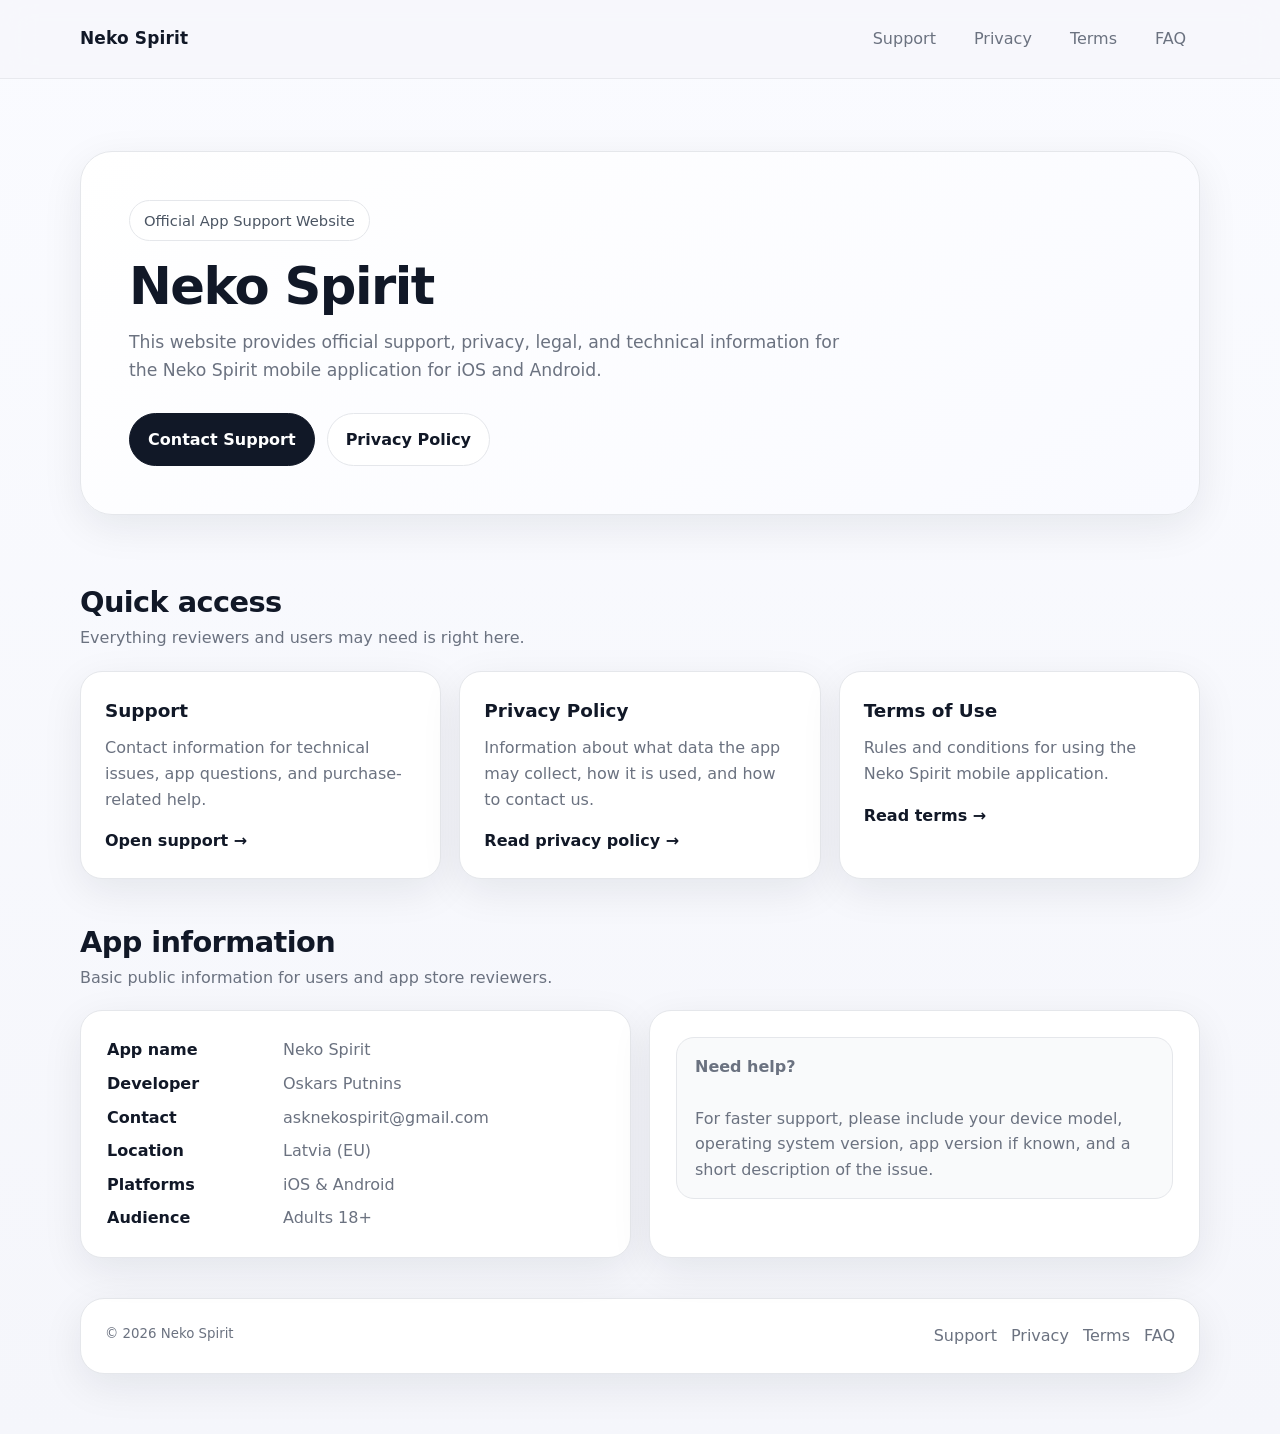
<file: index.html>
<!doctype html>
<html lang="en">
<head>
  <meta charset="utf-8">
  <meta name="viewport" content="width=device-width, initial-scale=1">
  <title>Neko Spirit — Official App Support</title>
  <meta name="description" content="Official support and legal information for the Neko Spirit mobile application.">
  <link rel="stylesheet" href="styles.css">
</head>
<body>
  <div class="site">
    <header class="topbar">
      <div class="wrap">
        <nav class="nav">
          <div class="brand">Neko Spirit</div>
          <div class="nav-links">
            <a href="support.html">Support</a>
            <a href="privacy.html">Privacy</a>
            <a href="terms.html">Terms</a>
            <a href="faq.html">FAQ</a>
          </div>
        </nav>
      </div>
    </header>

    <main class="wrap">
      <section class="hero">
        <div class="hero-card">
          <div class="eyebrow">Official App Support Website</div>
          <h1>Neko Spirit</h1>
          <p>
            This website provides official support, privacy, legal, and technical information
            for the Neko Spirit mobile application for iOS and Android.
          </p>

          <div class="hero-actions">
            <a class="btn primary" href="support.html">Contact Support</a>
            <a class="btn" href="privacy.html">Privacy Policy</a>
          </div>
        </div>
      </section>

      <section class="section">
        <div class="section-head">
          <div>
            <h2>Quick access</h2>
            <p class="lead">Everything reviewers and users may need is right here.</p>
          </div>
        </div>

        <div class="grid cards">
          <div class="card">
            <h3>Support</h3>
            <p>
              Contact information for technical issues, app questions, and purchase-related help.
            </p>
            <a class="cta" href="support.html">Open support →</a>
          </div>

          <div class="card">
            <h3>Privacy Policy</h3>
            <p>
              Information about what data the app may collect, how it is used, and how to contact us.
            </p>
            <a class="cta" href="privacy.html">Read privacy policy →</a>
          </div>

          <div class="card">
            <h3>Terms of Use</h3>
            <p>
              Rules and conditions for using the Neko Spirit mobile application.
            </p>
            <a class="cta" href="terms.html">Read terms →</a>
          </div>
        </div>
      </section>

      <section class="section">
        <div class="section-head">
          <div>
            <h2>App information</h2>
            <p class="lead">Basic public information for users and app store reviewers.</p>
          </div>
        </div>

        <div class="grid info-grid">
          <div class="panel">
            <dl class="kv">
              <dt>App name</dt>
              <dd>Neko Spirit</dd>

              <dt>Developer</dt>
              <dd>Oskars Putnins</dd>

              <dt>Contact</dt>
              <dd><a href="mailto:asknekospirit@gmail.com">asknekospirit@gmail.com</a></dd>

              <dt>Location</dt>
              <dd>Latvia (EU)</dd>

              <dt>Platforms</dt>
              <dd>iOS &amp; Android</dd>

              <dt>Audience</dt>
              <dd>Adults 18+</dd>
            </dl>
          </div>

          <div class="panel">
            <div class="notice">
              <strong>Need help?</strong><br><br>
              For faster support, please include your device model, operating system version,
              app version if known, and a short description of the issue.
            </div>
          </div>
        </div>
      </section>
    </main>

    <footer class="footer">
      <div class="wrap">
        <div class="footer-box">
          <small>© 2026 Neko Spirit</small>
          <div class="footer-links">
            <a href="support.html">Support</a>
            <a href="privacy.html">Privacy</a>
            <a href="terms.html">Terms</a>
            <a href="faq.html">FAQ</a>
          </div>
        </div>
      </div>
    </footer>
  </div>
</body>
</html>
</file>
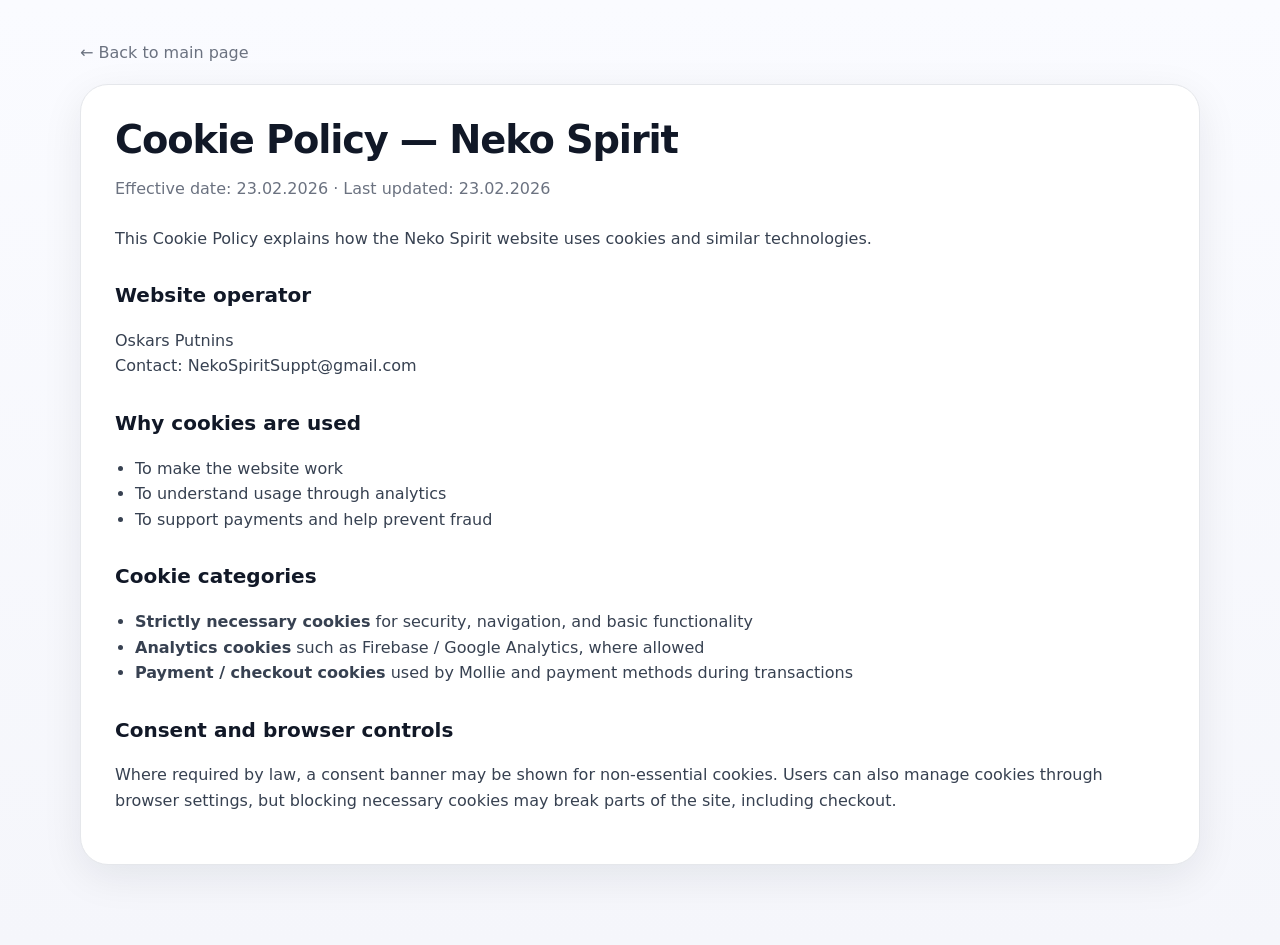
<file: cookies.html>
<!doctype html>
<html lang="en">
<head>
  <meta charset="utf-8">
  <meta name="viewport" content="width=device-width, initial-scale=1">
  <title>Cookie Policy — Neko Spirit</title>
  <link rel="stylesheet" href="styles.css">
</head>
<body>
  <div class="wrap content-page">
    <a class="back-link" href="index.html">← Back to main page</a>
    <article class="article">
      <h1>Cookie Policy — Neko Spirit</h1>
      <p class="meta">Effective date: 23.02.2026 · Last updated: 23.02.2026</p>
      <p>This Cookie Policy explains how the Neko Spirit website uses cookies and similar technologies.</p>
      <h2>Website operator</h2>
      <p>Oskars Putnins<br>Contact: <a href="mailto:NekoSpiritSuppt@gmail.com">NekoSpiritSuppt@gmail.com</a></p>
      <h2>Why cookies are used</h2>
      <ul>
        <li>To make the website work</li>
        <li>To understand usage through analytics</li>
        <li>To support payments and help prevent fraud</li>
      </ul>
      <h2>Cookie categories</h2>
      <ul>
        <li><strong>Strictly necessary cookies</strong> for security, navigation, and basic functionality</li>
        <li><strong>Analytics cookies</strong> such as Firebase / Google Analytics, where allowed</li>
        <li><strong>Payment / checkout cookies</strong> used by Mollie and payment methods during transactions</li>
      </ul>
      <h2>Consent and browser controls</h2>
      <p>Where required by law, a consent banner may be shown for non-essential cookies. Users can also manage cookies through browser settings, but blocking necessary cookies may break parts of the site, including checkout.</p>
    </article>
  </div>
</body>
</html>
</file>
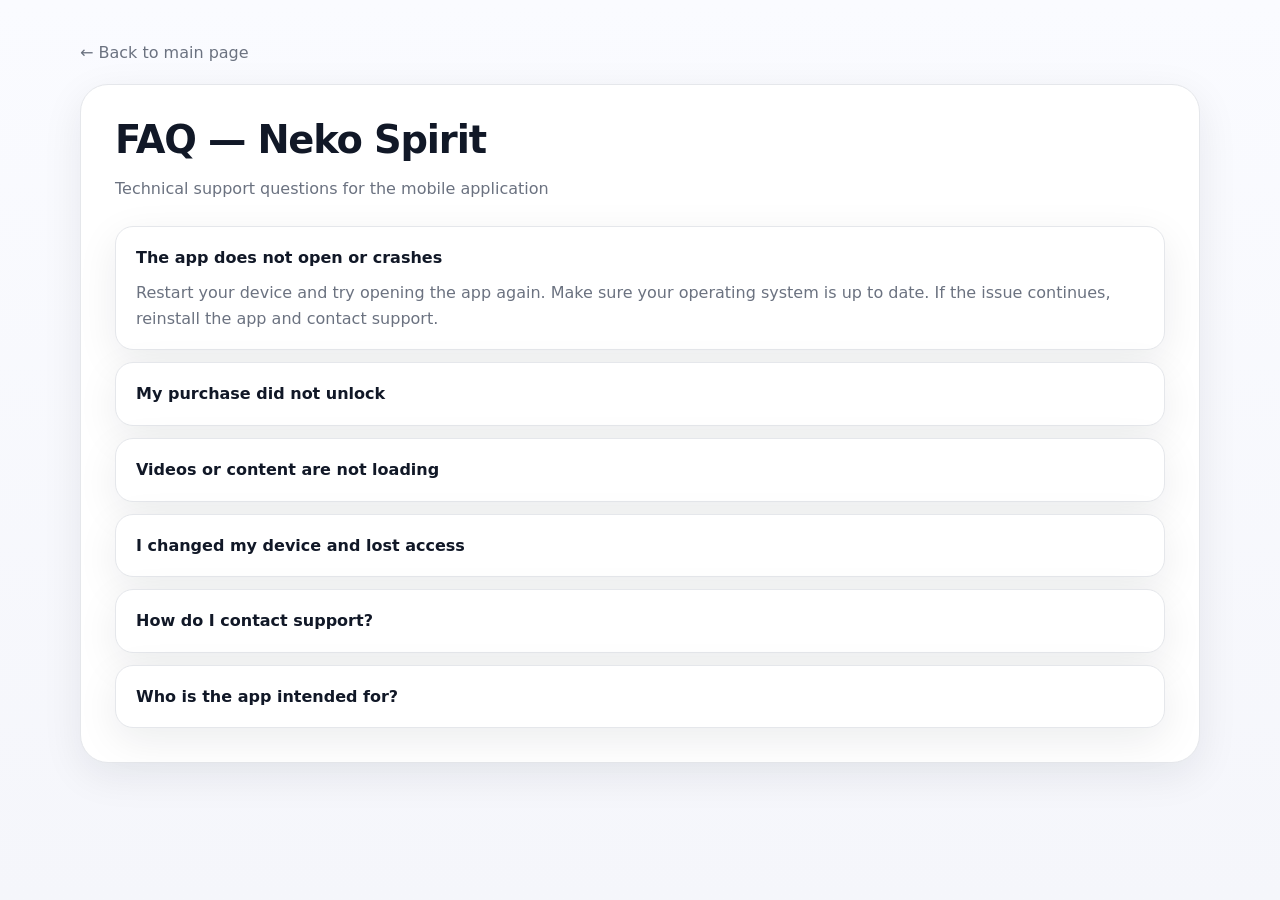
<file: faq.html>
<!doctype html>
<html lang="en">
<head>
  <meta charset="utf-8">
  <meta name="viewport" content="width=device-width, initial-scale=1">
  <title>FAQ — Neko Spirit</title>
  <meta name="description" content="Technical FAQ for the Neko Spirit mobile application.">
  <link rel="stylesheet" href="styles.css">
</head>
<body>
  <div class="site">
    <main class="wrap content-page">
      <a class="back-link" href="index.html">← Back to main page</a>

      <article class="article">
        <h1>FAQ — Neko Spirit</h1>
        <p class="meta">Technical support questions for the mobile application</p>

        <div class="faq">
          <details open>
            <summary>The app does not open or crashes</summary>
            <div class="details-body">
              Restart your device and try opening the app again.
              Make sure your operating system is up to date.
              If the issue continues, reinstall the app and contact support.
            </div>
          </details>

          <details>
            <summary>My purchase did not unlock</summary>
            <div class="details-body">
              Please use the Restore Purchases function inside the app.
              If the issue continues, contact support and include your platform
              and a screenshot of the receipt if available.
            </div>
          </details>

          <details>
            <summary>Videos or content are not loading</summary>
            <div class="details-body">
              Check your internet connection and try again.
              Some content may require a stable connection and the latest app version.
            </div>
          </details>

          <details>
            <summary>I changed my device and lost access</summary>
            <div class="details-body">
              Use the Restore Purchases option inside the app to restore eligible content.
            </div>
          </details>

          <details>
            <summary>How do I contact support?</summary>
            <div class="details-body">
              Please email:
              <a href="mailto:asknekospirit@gmail.com">asknekospirit@gmail.com</a>
            </div>
          </details>

          <details>
            <summary>Who is the app intended for?</summary>
            <div class="details-body">
              The app is intended for adults aged 18 years or older.
            </div>
          </details>
        </div>
      </article>
    </main>
  </div>
</body>
</html>
</file>
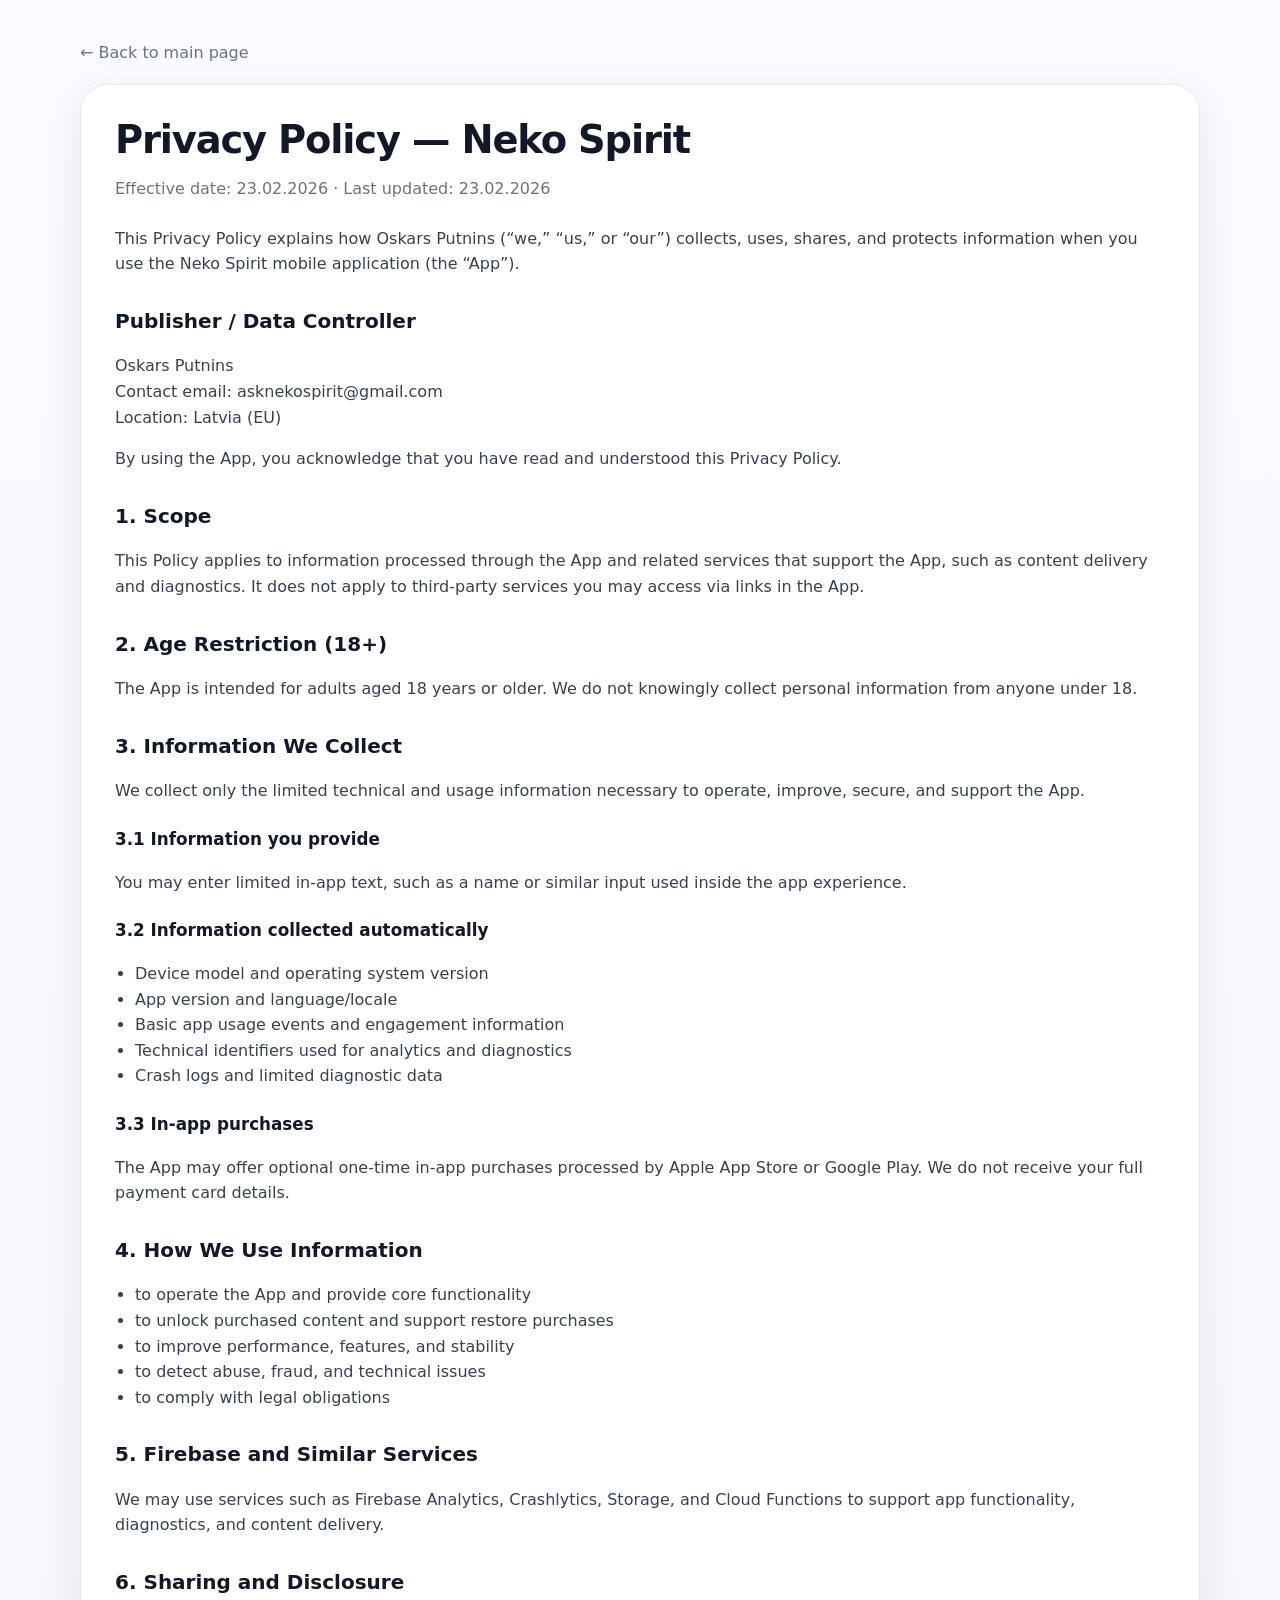
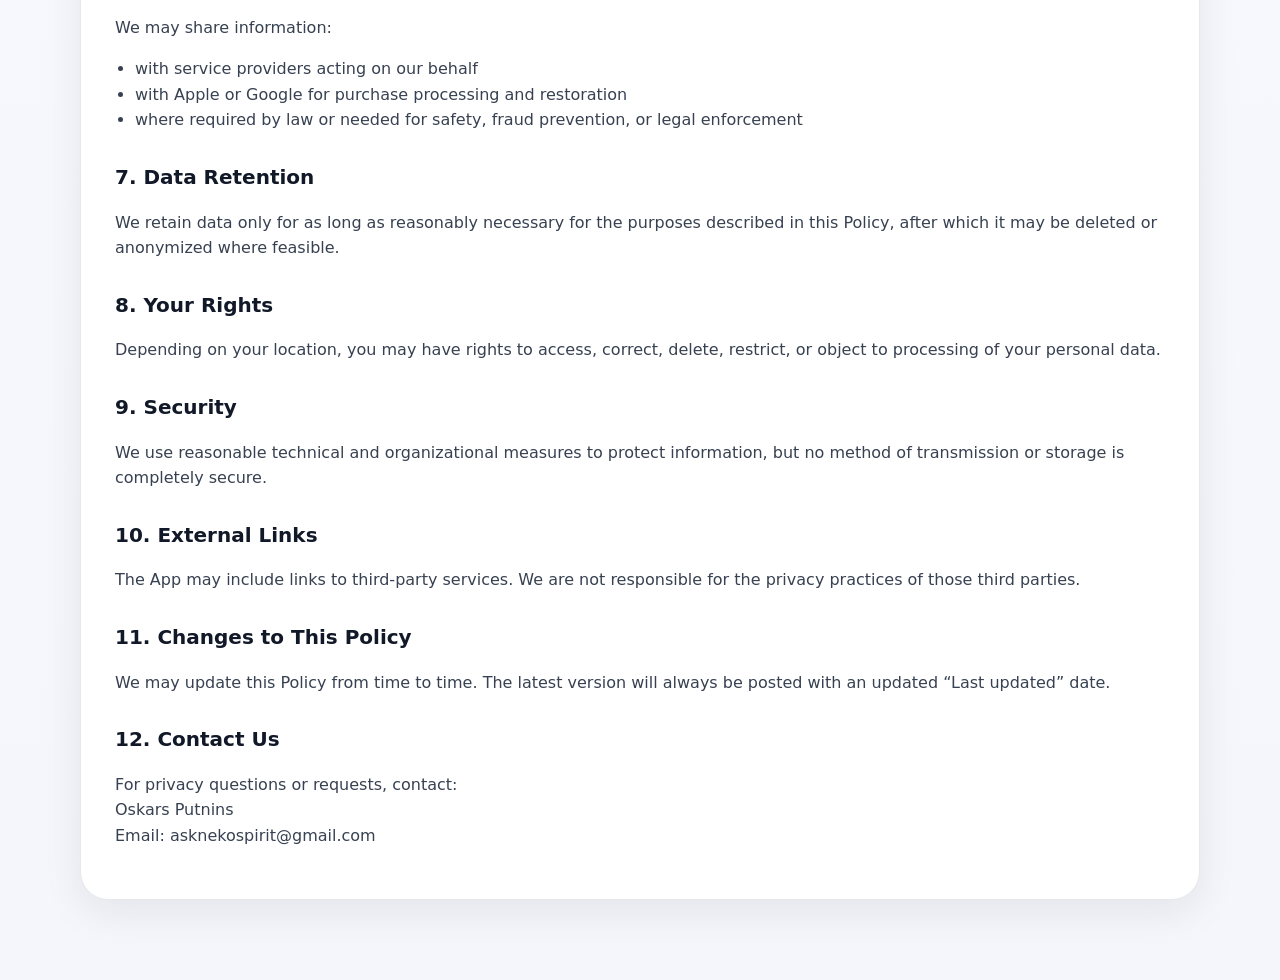
<file: privacy.html>
<!doctype html>
<html lang="en">
<head>
  <meta charset="utf-8">
  <meta name="viewport" content="width=device-width, initial-scale=1">
  <title>Privacy Policy — Neko Spirit</title>
  <meta name="description" content="Privacy Policy for the Neko Spirit mobile application.">
  <link rel="stylesheet" href="styles.css">
</head>
<body>
  <div class="site">
    <main class="wrap content-page">
      <a class="back-link" href="index.html">← Back to main page</a>

      <article class="article">
        <h1>Privacy Policy — Neko Spirit</h1>
        <p class="meta">Effective date: 23.02.2026 · Last updated: 23.02.2026</p>

        <p>
          This Privacy Policy explains how Oskars Putnins (“we,” “us,” or “our”) collects,
          uses, shares, and protects information when you use the Neko Spirit mobile application
          (the “App”).
        </p>

        <h2>Publisher / Data Controller</h2>
        <p>
          Oskars Putnins<br>
          Contact email:
          <a href="mailto:asknekospirit@gmail.com">asknekospirit@gmail.com</a><br>
          Location: Latvia (EU)
        </p>

        <p>
          By using the App, you acknowledge that you have read and understood this Privacy Policy.
        </p>

        <h2>1. Scope</h2>
        <p>
          This Policy applies to information processed through the App and related services that
          support the App, such as content delivery and diagnostics. It does not apply to third-party
          services you may access via links in the App.
        </p>

        <h2>2. Age Restriction (18+)</h2>
        <p>
          The App is intended for adults aged 18 years or older. We do not knowingly collect
          personal information from anyone under 18.
        </p>

        <h2>3. Information We Collect</h2>
        <p>
          We collect only the limited technical and usage information necessary to operate,
          improve, secure, and support the App.
        </p>

        <h3>3.1 Information you provide</h3>
        <p>
          You may enter limited in-app text, such as a name or similar input used inside the app experience.
        </p>

        <h3>3.2 Information collected automatically</h3>
        <ul>
          <li>Device model and operating system version</li>
          <li>App version and language/locale</li>
          <li>Basic app usage events and engagement information</li>
          <li>Technical identifiers used for analytics and diagnostics</li>
          <li>Crash logs and limited diagnostic data</li>
        </ul>

        <h3>3.3 In-app purchases</h3>
        <p>
          The App may offer optional one-time in-app purchases processed by Apple App Store
          or Google Play. We do not receive your full payment card details.
        </p>

        <h2>4. How We Use Information</h2>
        <ul>
          <li>to operate the App and provide core functionality</li>
          <li>to unlock purchased content and support restore purchases</li>
          <li>to improve performance, features, and stability</li>
          <li>to detect abuse, fraud, and technical issues</li>
          <li>to comply with legal obligations</li>
        </ul>

        <h2>5. Firebase and Similar Services</h2>
        <p>
          We may use services such as Firebase Analytics, Crashlytics, Storage, and Cloud Functions
          to support app functionality, diagnostics, and content delivery.
        </p>

        <h2>6. Sharing and Disclosure</h2>
        <p>We may share information:</p>
        <ul>
          <li>with service providers acting on our behalf</li>
          <li>with Apple or Google for purchase processing and restoration</li>
          <li>where required by law or needed for safety, fraud prevention, or legal enforcement</li>
        </ul>

        <h2>7. Data Retention</h2>
        <p>
          We retain data only for as long as reasonably necessary for the purposes described in this Policy,
          after which it may be deleted or anonymized where feasible.
        </p>

        <h2>8. Your Rights</h2>
        <p>
          Depending on your location, you may have rights to access, correct, delete,
          restrict, or object to processing of your personal data.
        </p>

        <h2>9. Security</h2>
        <p>
          We use reasonable technical and organizational measures to protect information,
          but no method of transmission or storage is completely secure.
        </p>

        <h2>10. External Links</h2>
        <p>
          The App may include links to third-party services. We are not responsible for
          the privacy practices of those third parties.
        </p>

        <h2>11. Changes to This Policy</h2>
        <p>
          We may update this Policy from time to time. The latest version will always be
          posted with an updated “Last updated” date.
        </p>

        <h2>12. Contact Us</h2>
        <p>
          For privacy questions or requests, contact:<br>
          Oskars Putnins<br>
          Email: <a href="mailto:asknekospirit@gmail.com">asknekospirit@gmail.com</a>
        </p>
      </article>
    </main>
  </div>
</body>
</html>
</file>
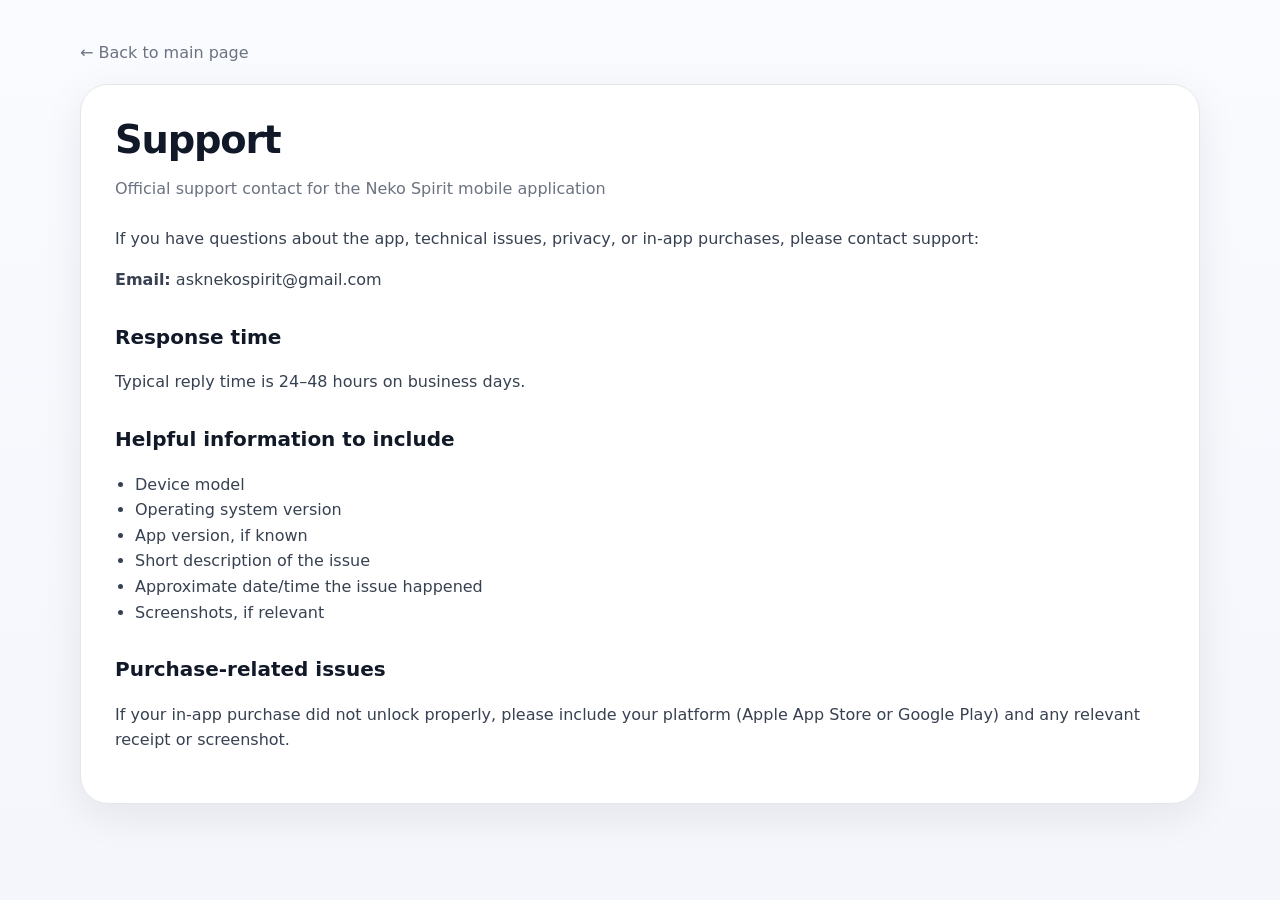
<file: support.html>
<!doctype html>
<html lang="en">
<head>
  <meta charset="utf-8">
  <meta name="viewport" content="width=device-width, initial-scale=1">
  <title>Support — Neko Spirit</title>
  <meta name="description" content="Official support page for the Neko Spirit mobile application.">
  <link rel="stylesheet" href="styles.css">
</head>
<body>
  <div class="site">
    <main class="wrap content-page">
      <a class="back-link" href="index.html">← Back to main page</a>

      <article class="article">
        <h1>Support</h1>
        <p class="meta">Official support contact for the Neko Spirit mobile application</p>

        <p>
          If you have questions about the app, technical issues, privacy, or in-app purchases,
          please contact support:
        </p>

        <p>
          <strong>Email:</strong>
          <a href="mailto:asknekospirit@gmail.com">asknekospirit@gmail.com</a>
        </p>

        <h2>Response time</h2>
        <p>
          Typical reply time is 24–48 hours on business days.
        </p>

        <h2>Helpful information to include</h2>
        <ul>
          <li>Device model</li>
          <li>Operating system version</li>
          <li>App version, if known</li>
          <li>Short description of the issue</li>
          <li>Approximate date/time the issue happened</li>
          <li>Screenshots, if relevant</li>
        </ul>

        <h2>Purchase-related issues</h2>
        <p>
          If your in-app purchase did not unlock properly, please include your platform
          (Apple App Store or Google Play) and any relevant receipt or screenshot.
        </p>
      </article>
    </main>
  </div>
</body>
</html>
</file>
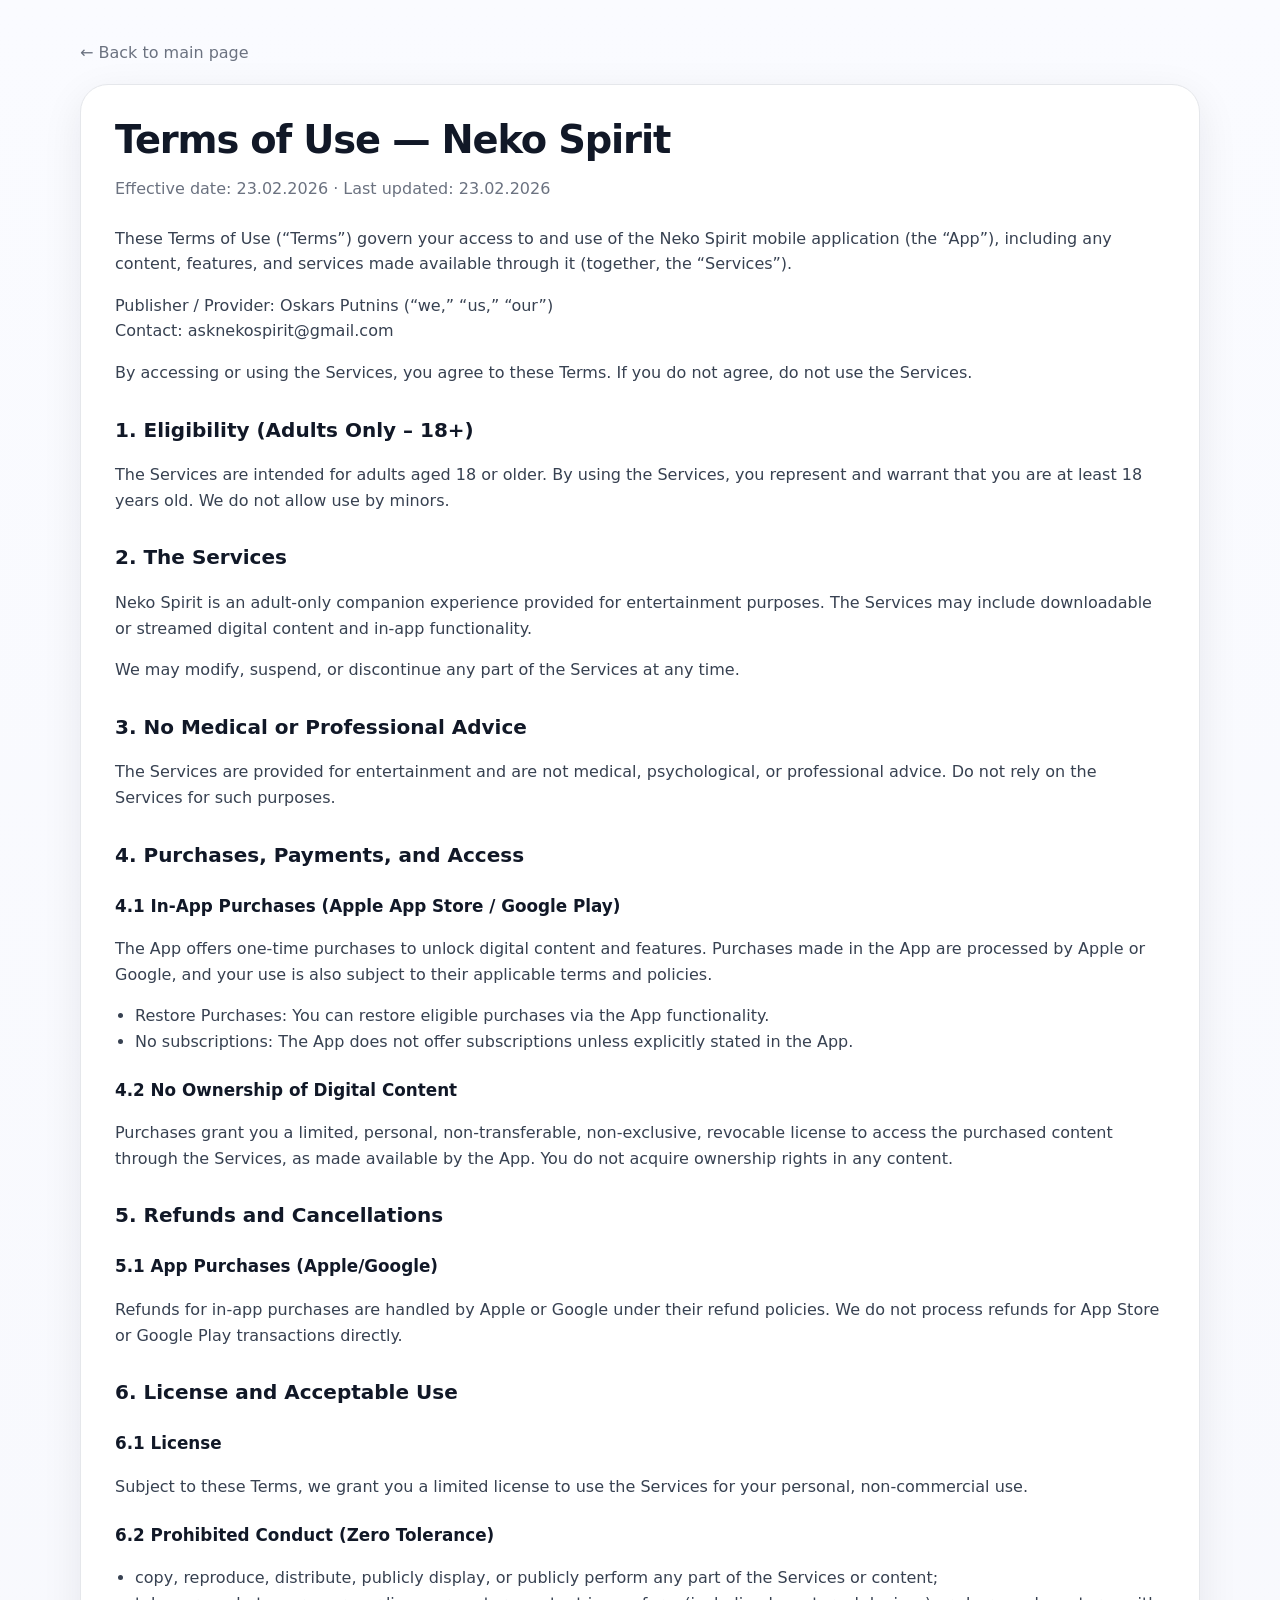
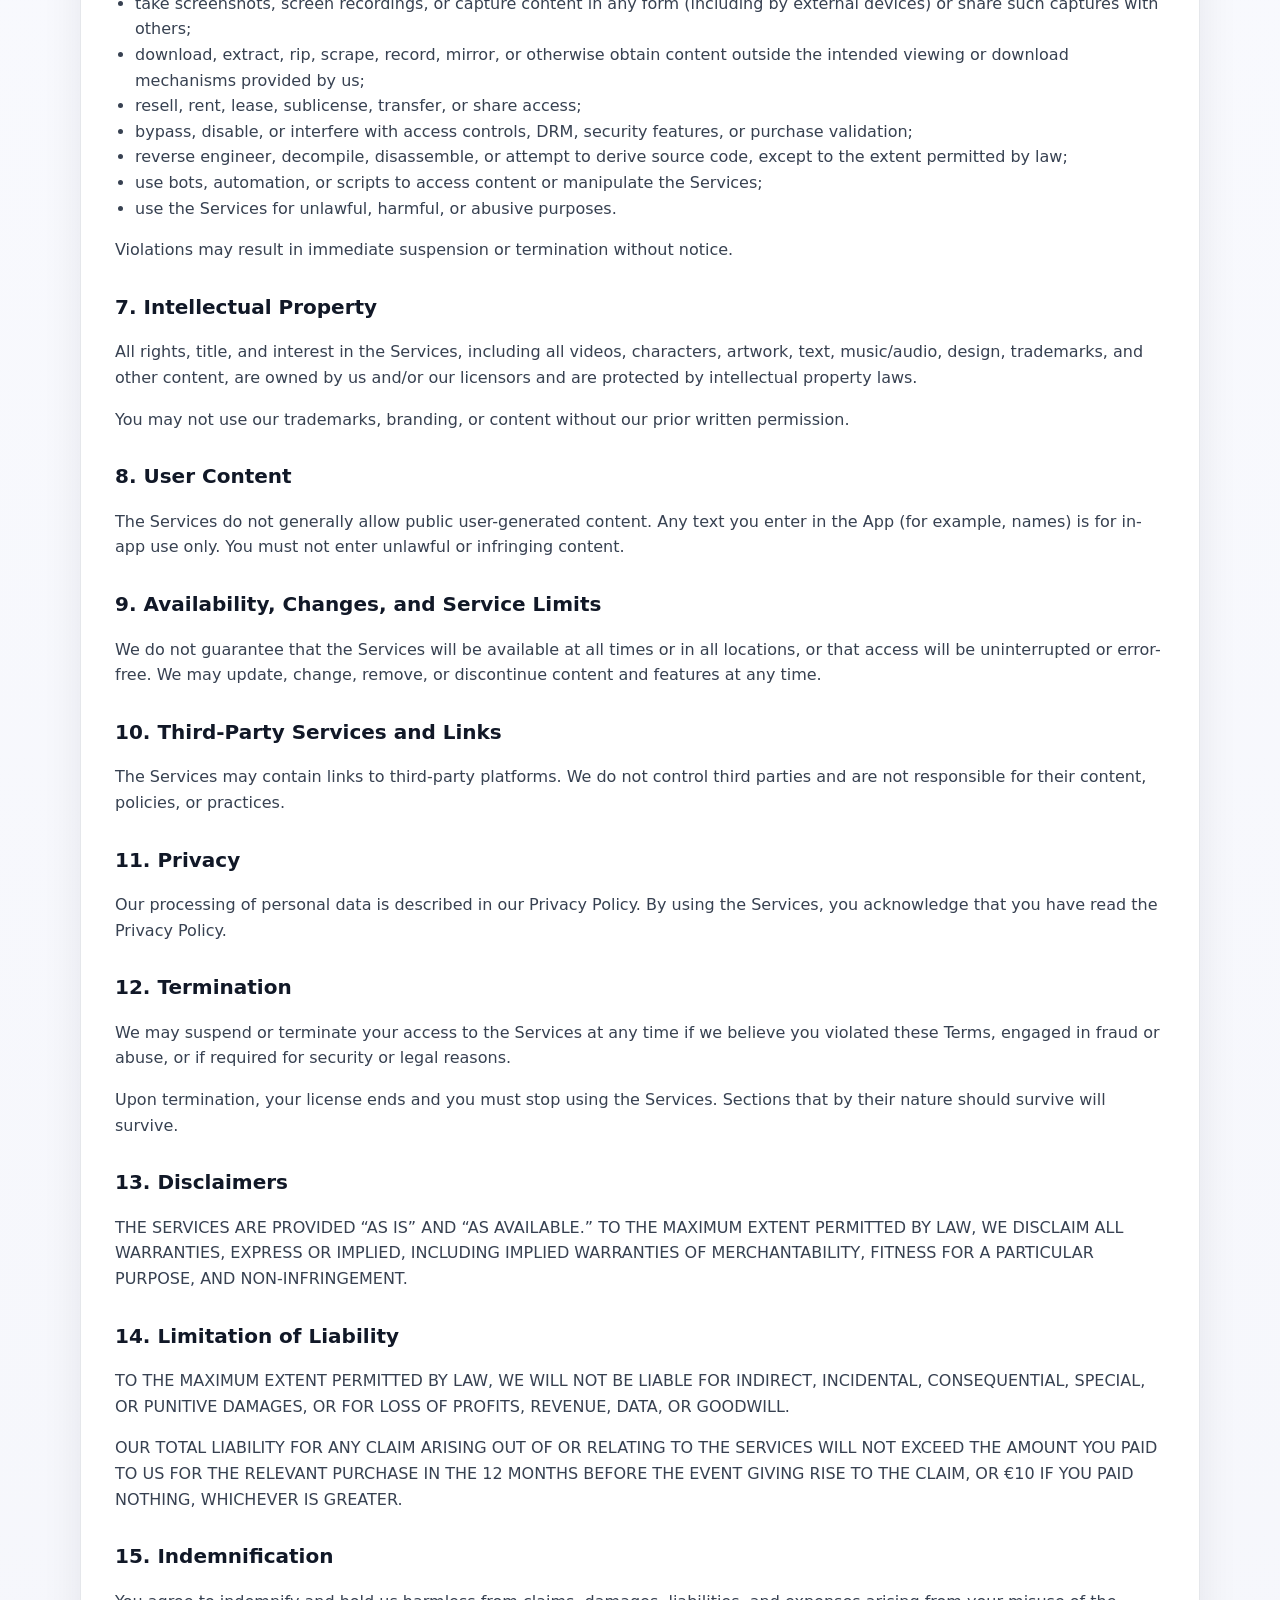
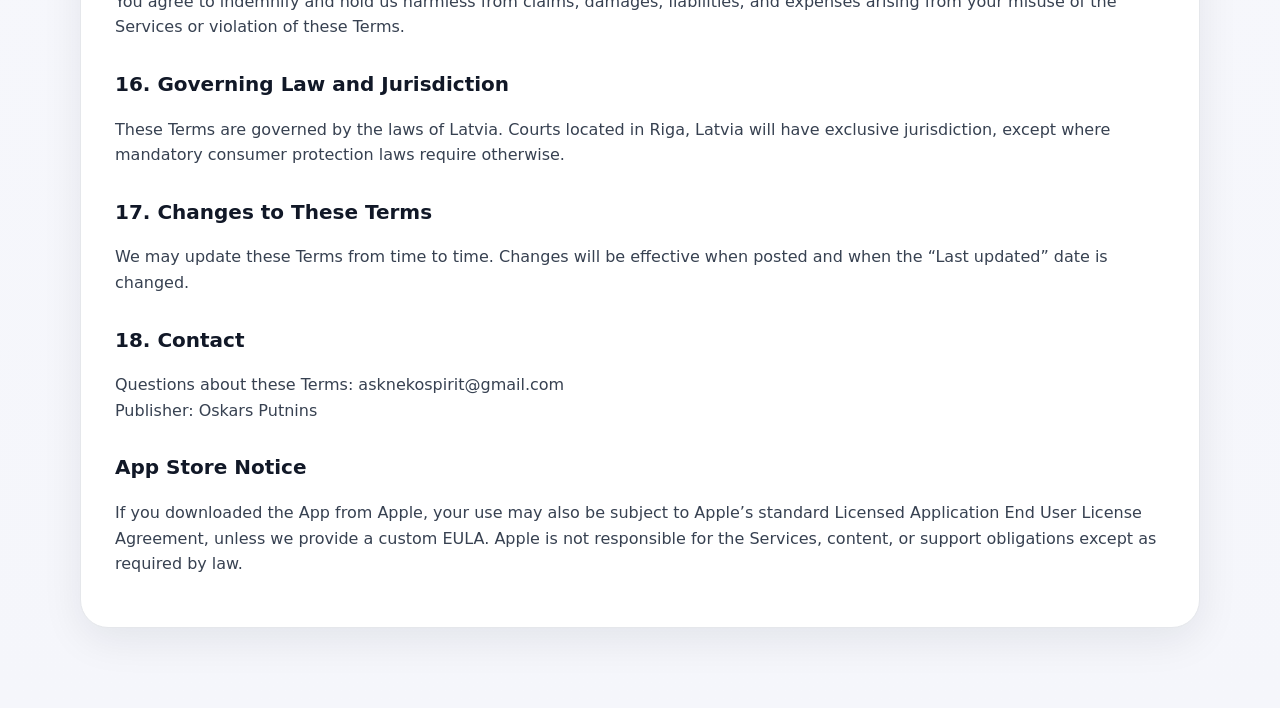
<file: terms.html>
<!doctype html>
<html lang="en">
<head>
  <meta charset="utf-8">
  <meta name="viewport" content="width=device-width, initial-scale=1">
  <title>Terms of Use — Neko Spirit</title>
  <meta name="description" content="Terms of Use for the Neko Spirit mobile application.">
  <link rel="stylesheet" href="styles.css">
</head>
<body>
  <div class="site">
    <main class="wrap content-page">
      <a class="back-link" href="index.html">← Back to main page</a>

      <article class="article">
        <h1>Terms of Use — Neko Spirit</h1>
        <p class="meta">Effective date: 23.02.2026 · Last updated: 23.02.2026</p>

        <p>
          These Terms of Use (“Terms”) govern your access to and use of the Neko Spirit mobile
          application (the “App”), including any content, features, and services made available
          through it (together, the “Services”).
        </p>

        <p>
          Publisher / Provider: Oskars Putnins (“we,” “us,” “our”)<br>
          Contact: <a href="mailto:asknekospirit@gmail.com">asknekospirit@gmail.com</a>
        </p>

        <p>
          By accessing or using the Services, you agree to these Terms.
          If you do not agree, do not use the Services.
        </p>

        <h2>1. Eligibility (Adults Only – 18+)</h2>
        <p>
          The Services are intended for adults aged 18 or older. By using the Services,
          you represent and warrant that you are at least 18 years old.
          We do not allow use by minors.
        </p>

        <h2>2. The Services</h2>
        <p>
          Neko Spirit is an adult-only companion experience provided for entertainment purposes.
          The Services may include downloadable or streamed digital content and in-app functionality.
        </p>
        <p>
          We may modify, suspend, or discontinue any part of the Services at any time.
        </p>

        <h2>3. No Medical or Professional Advice</h2>
        <p>
          The Services are provided for entertainment and are not medical, psychological,
          or professional advice. Do not rely on the Services for such purposes.
        </p>

        <h2>4. Purchases, Payments, and Access</h2>

        <h3>4.1 In-App Purchases (Apple App Store / Google Play)</h3>
        <p>
          The App offers one-time purchases to unlock digital content and features.
          Purchases made in the App are processed by Apple or Google, and your use is also
          subject to their applicable terms and policies.
        </p>
        <ul>
          <li>Restore Purchases: You can restore eligible purchases via the App functionality.</li>
          <li>No subscriptions: The App does not offer subscriptions unless explicitly stated in the App.</li>
        </ul>

        <h3>4.2 No Ownership of Digital Content</h3>
        <p>
          Purchases grant you a limited, personal, non-transferable, non-exclusive, revocable
          license to access the purchased content through the Services, as made available by the App.
          You do not acquire ownership rights in any content.
        </p>

        <h2>5. Refunds and Cancellations</h2>

        <h3>5.1 App Purchases (Apple/Google)</h3>
        <p>
          Refunds for in-app purchases are handled by Apple or Google under their refund policies.
          We do not process refunds for App Store or Google Play transactions directly.
        </p>

        <h2>6. License and Acceptable Use</h2>

        <h3>6.1 License</h3>
        <p>
          Subject to these Terms, we grant you a limited license to use the Services
          for your personal, non-commercial use.
        </p>

        <h3>6.2 Prohibited Conduct (Zero Tolerance)</h3>
        <ul>
          <li>copy, reproduce, distribute, publicly display, or publicly perform any part of the Services or content;</li>
          <li>take screenshots, screen recordings, or capture content in any form (including by external devices) or share such captures with others;</li>
          <li>download, extract, rip, scrape, record, mirror, or otherwise obtain content outside the intended viewing or download mechanisms provided by us;</li>
          <li>resell, rent, lease, sublicense, transfer, or share access;</li>
          <li>bypass, disable, or interfere with access controls, DRM, security features, or purchase validation;</li>
          <li>reverse engineer, decompile, disassemble, or attempt to derive source code, except to the extent permitted by law;</li>
          <li>use bots, automation, or scripts to access content or manipulate the Services;</li>
          <li>use the Services for unlawful, harmful, or abusive purposes.</li>
        </ul>

        <p>
          Violations may result in immediate suspension or termination without notice.
        </p>

        <h2>7. Intellectual Property</h2>
        <p>
          All rights, title, and interest in the Services, including all videos, characters,
          artwork, text, music/audio, design, trademarks, and other content, are owned by us
          and/or our licensors and are protected by intellectual property laws.
        </p>

        <p>
          You may not use our trademarks, branding, or content without our prior written permission.
        </p>

        <h2>8. User Content</h2>
        <p>
          The Services do not generally allow public user-generated content.
          Any text you enter in the App (for example, names) is for in-app use only.
          You must not enter unlawful or infringing content.
        </p>

        <h2>9. Availability, Changes, and Service Limits</h2>
        <p>
          We do not guarantee that the Services will be available at all times or in all locations,
          or that access will be uninterrupted or error-free.
          We may update, change, remove, or discontinue content and features at any time.
        </p>

        <h2>10. Third-Party Services and Links</h2>
        <p>
          The Services may contain links to third-party platforms.
          We do not control third parties and are not responsible for their content,
          policies, or practices.
        </p>

        <h2>11. Privacy</h2>
        <p>
          Our processing of personal data is described in our Privacy Policy.
          By using the Services, you acknowledge that you have read the Privacy Policy.
        </p>

        <h2>12. Termination</h2>
        <p>
          We may suspend or terminate your access to the Services at any time if we believe
          you violated these Terms, engaged in fraud or abuse, or if required for security or legal reasons.
        </p>

        <p>
          Upon termination, your license ends and you must stop using the Services.
          Sections that by their nature should survive will survive.
        </p>

        <h2>13. Disclaimers</h2>
        <p>
          THE SERVICES ARE PROVIDED “AS IS” AND “AS AVAILABLE.”
          TO THE MAXIMUM EXTENT PERMITTED BY LAW, WE DISCLAIM ALL WARRANTIES,
          EXPRESS OR IMPLIED, INCLUDING IMPLIED WARRANTIES OF MERCHANTABILITY,
          FITNESS FOR A PARTICULAR PURPOSE, AND NON-INFRINGEMENT.
        </p>

        <h2>14. Limitation of Liability</h2>
        <p>
          TO THE MAXIMUM EXTENT PERMITTED BY LAW, WE WILL NOT BE LIABLE FOR INDIRECT,
          INCIDENTAL, CONSEQUENTIAL, SPECIAL, OR PUNITIVE DAMAGES, OR FOR LOSS OF PROFITS,
          REVENUE, DATA, OR GOODWILL.
        </p>
        <p>
          OUR TOTAL LIABILITY FOR ANY CLAIM ARISING OUT OF OR RELATING TO THE SERVICES
          WILL NOT EXCEED THE AMOUNT YOU PAID TO US FOR THE RELEVANT PURCHASE IN THE 12 MONTHS
          BEFORE THE EVENT GIVING RISE TO THE CLAIM, OR €10 IF YOU PAID NOTHING, WHICHEVER IS GREATER.
        </p>

        <h2>15. Indemnification</h2>
        <p>
          You agree to indemnify and hold us harmless from claims, damages, liabilities,
          and expenses arising from your misuse of the Services or violation of these Terms.
        </p>

        <h2>16. Governing Law and Jurisdiction</h2>
        <p>
          These Terms are governed by the laws of Latvia.
          Courts located in Riga, Latvia will have exclusive jurisdiction,
          except where mandatory consumer protection laws require otherwise.
        </p>

        <h2>17. Changes to These Terms</h2>
        <p>
          We may update these Terms from time to time.
          Changes will be effective when posted and when the “Last updated” date is changed.
        </p>

        <h2>18. Contact</h2>
        <p>
          Questions about these Terms:
          <a href="mailto:asknekospirit@gmail.com">asknekospirit@gmail.com</a><br>
          Publisher: Oskars Putnins
        </p>

        <h2>App Store Notice</h2>
        <p>
          If you downloaded the App from Apple, your use may also be subject to Apple’s standard
          Licensed Application End User License Agreement, unless we provide a custom EULA.
          Apple is not responsible for the Services, content, or support obligations
          except as required by law.
        </p>
      </article>
    </main>
  </div>
</body>
</html>
</file>
<file: styles.css>
:root{
  --bg:#f6f7fb;
  --panel:#ffffff;
  --text:#111827;
  --muted:#6b7280;
  --line:#e5e7eb;
  --accent:#111827;
  --accent-soft:#eef2ff;
  --radius:22px;
  --shadow:0 12px 40px rgba(17,24,39,.08);
}
*{box-sizing:border-box}
html{scroll-behavior:smooth}
body{
  margin:0;
  font-family: Inter, ui-sans-serif, system-ui, -apple-system, BlinkMacSystemFont, "Segoe UI", Roboto, Helvetica, Arial, sans-serif;
  color:var(--text);
  background:linear-gradient(180deg,#fafbff 0%,#f5f6fb 100%);
  line-height:1.6;
}
a{color:inherit;text-decoration:none}
img{max-width:100%;display:block}
.site{
  min-height:100vh;
}
.topbar{
  position:sticky;top:0;z-index:20;
  backdrop-filter: blur(16px);
  background:rgba(246,247,251,.78);
  border-bottom:1px solid rgba(229,231,235,.8);
}
.wrap{width:min(1120px,calc(100% - 32px));margin:0 auto}
.nav{display:flex;align-items:center;justify-content:space-between;gap:20px;padding:16px 0}
.brand{font-weight:700;letter-spacing:.01em;font-size:1.06rem}
.nav-links{display:flex;gap:10px;flex-wrap:wrap;align-items:center}
.nav-links a{padding:10px 14px;border-radius:999px;color:var(--muted)}
.nav-links a:hover,.nav-links a.active{background:#fff;color:var(--text);box-shadow:0 4px 18px rgba(17,24,39,.06)}
.hero{padding:72px 0 34px}
.hero-card{
  background:linear-gradient(145deg,#ffffff 0%,#f9faff 100%);
  border:1px solid var(--line);
  border-radius:32px;
  box-shadow:var(--shadow);
  padding:48px;
}
.eyebrow{display:inline-flex;align-items:center;gap:8px;font-size:.92rem;color:#4b5563;background:#fff;border:1px solid var(--line);padding:8px 14px;border-radius:999px}
.hero h1{font-size:clamp(2.2rem,4vw,4.2rem);line-height:1.06;margin:18px 0 16px;letter-spacing:-.03em}
.hero p{font-size:1.08rem;color:var(--muted);max-width:720px;margin:0}
.hero-actions{display:flex;gap:12px;flex-wrap:wrap;margin-top:28px}
.btn{display:inline-flex;align-items:center;justify-content:center;padding:13px 18px;border-radius:999px;border:1px solid var(--line);background:#fff;font-weight:600}
.btn.primary{background:var(--accent);color:#fff;border-color:var(--accent)}
.section{padding:20px 0 10px}
.section-head{display:flex;align-items:end;justify-content:space-between;gap:16px;margin:10px 0 20px}
.section h2{font-size:1.8rem;letter-spacing:-.02em;margin:0}
.section p.lead{margin:0;color:var(--muted)}
.grid{display:grid;gap:18px}
.cards{grid-template-columns:repeat(3,minmax(0,1fr))}
.card,.panel{
  background:var(--panel);
  border:1px solid var(--line);
  border-radius:var(--radius);
  box-shadow:var(--shadow);
}
.card{padding:24px}
.card h3{margin:0 0 10px;font-size:1.15rem}
.card p{margin:0;color:var(--muted)}
.card .cta{display:inline-block;margin-top:16px;font-weight:600}
.info-grid{grid-template-columns:repeat(2,minmax(0,1fr))}
.info-grid .panel{padding:26px}
.kv{display:grid;grid-template-columns:160px 1fr;gap:8px 16px;margin:0}
.kv dt{font-weight:700}
.kv dd{margin:0;color:var(--muted)}
.faq{display:grid;gap:12px}
details{background:#fff;border:1px solid var(--line);border-radius:18px;padding:18px 20px;box-shadow:var(--shadow)}
summary{cursor:pointer;font-weight:650;list-style:none}
summary::-webkit-details-marker{display:none}
.details-body{padding-top:10px;color:var(--muted)}
.content-page{padding:40px 0 80px}
.article{
  background:#fff;border:1px solid var(--line);border-radius:28px;box-shadow:var(--shadow);padding:34px;
}
.article h1{font-size:clamp(2rem,3vw,3rem);line-height:1.08;letter-spacing:-.03em;margin:0 0 8px}
.article .meta{color:var(--muted);margin-bottom:24px}
.article h2{margin-top:28px;font-size:1.25rem}
.article h3{margin-top:22px;font-size:1.05rem}
.article p,.article li{color:#374151}
.article ul{padding-left:20px}
.back-link{display:inline-flex;align-items:center;gap:8px;margin-bottom:18px;color:var(--muted)}
.footer{padding:30px 0 60px}
.footer-box{display:flex;justify-content:space-between;gap:20px;flex-wrap:wrap;padding:24px;border:1px solid var(--line);border-radius:24px;background:#fff;box-shadow:var(--shadow)}
.footer small,.footer a{color:var(--muted)}
.footer-links{display:flex;flex-wrap:wrap;gap:14px}
.notice{padding:16px 18px;border-radius:18px;background:#f9fafb;border:1px solid var(--line);color:var(--muted)}
@media (max-width:900px){
  .cards,.info-grid{grid-template-columns:1fr}
  .hero-card{padding:28px}
  .kv{grid-template-columns:1fr}
}
@media (max-width:640px){
  .wrap{width:min(1120px,calc(100% - 20px))}
  .nav{padding:12px 0}
  .nav-links{gap:6px}
  .nav-links a{padding:8px 10px;font-size:.94rem}
  .hero{padding:28px 0 14px}
  .article{padding:22px}
}
</file>
